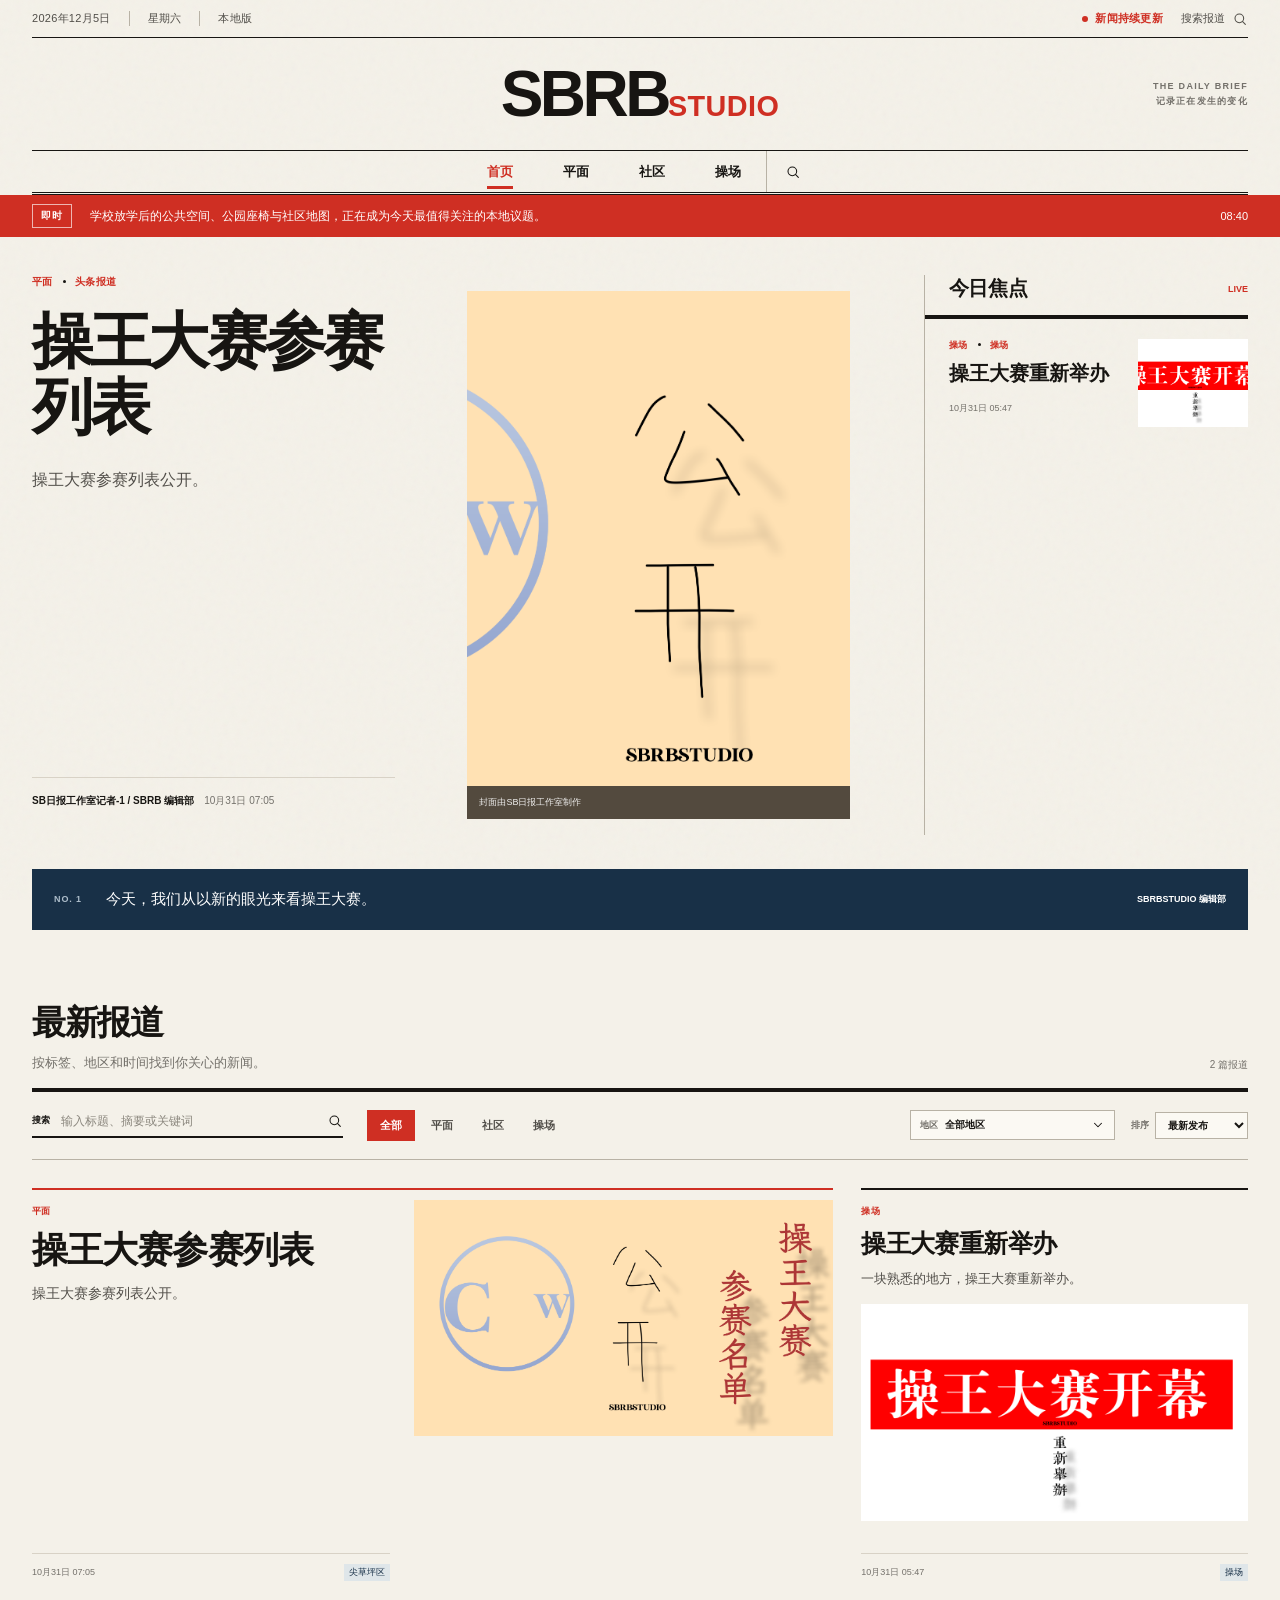
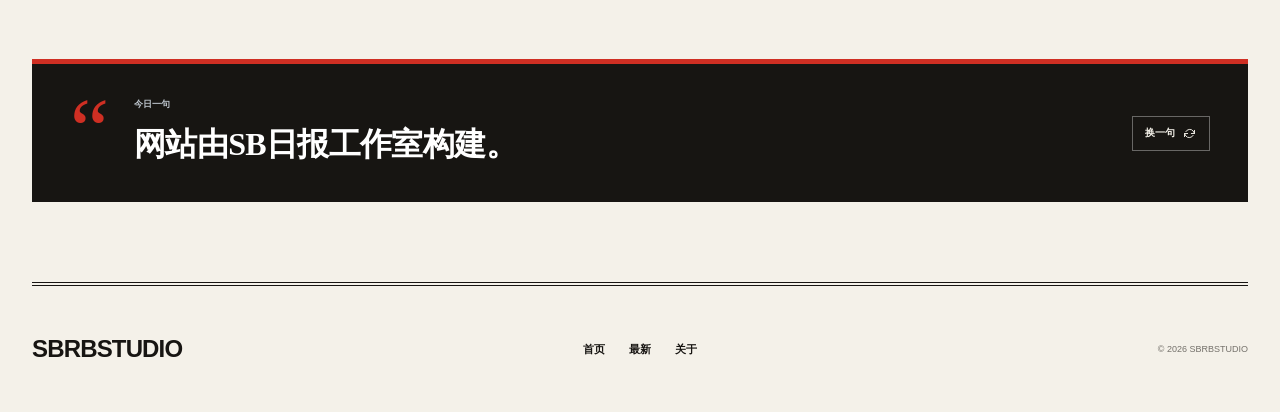
<file: index.html>
<!doctype html>
<html lang="zh-CN">
  <head>
    <meta charset="UTF-8" />
    <meta name="viewport" content="width=device-width, initial-scale=1.0" />
    <meta
      name="description"
      content="SBRBSTUDIO 新闻日报，关注世界、科技、商业、气候与文化。"
    />
    <meta name="theme-color" content="#f4f1e9" />
    <title>SBRBSTUDIO | 新闻日报</title>
    <link rel="stylesheet" href="./assets/styles.css?v=20261031-4" />
  </head>
  <body class="news-home">
    <a class="skip-link" href="#main-content">跳到主要内容</a>

    <header class="news-header">
      <div class="utility-bar">
        <div class="utility-edition">
          <span id="current-date">正在读取日期</span>
          <span id="current-weekday"></span>
          <span>本地版</span>
        </div>
        <div class="utility-actions">
          <span class="live-status"><i aria-hidden="true"></i>新闻持续更新</span>
          <button class="utility-link search-jump" type="button">
            搜索报道
            <svg viewBox="0 0 24 24" aria-hidden="true">
              <circle cx="11" cy="11" r="6.5"></circle>
              <path d="m16 16 4 4"></path>
            </svg>
          </button>
        </div>
      </div>

      <a class="masthead" href="./index.html" aria-label="SBRBSTUDIO 新闻首页">
        <span class="masthead-word">SBRB<strong>STUDIO</strong></span>
        <span class="masthead-tagline">THE DAILY BRIEF<br />记录正在发生的变化</span>
      </a>

      <nav class="category-nav" aria-label="新闻分类">
        <a class="nav-home is-active" href="#latest">首页</a>
        <div class="category-links" id="category-links"></div>
        <button class="nav-search" type="button" aria-label="打开搜索">
          <svg viewBox="0 0 24 24" aria-hidden="true">
            <circle cx="11" cy="11" r="6.5"></circle>
            <path d="m16 16 4 4"></path>
          </svg>
        </button>
      </nav>
    </header>

    <div class="breaking-bar">
      <div class="breaking-label">即时</div>
      <p id="breaking-copy">
        学校放学后的公共空间、公园座椅与社区地图，正在成为今天最值得关注的本地议题。
      </p>
      <time datetime="2026-10-31T08:40:00+08:00">08:40</time>
    </div>

    <main id="main-content">
      <section class="lead-zone" id="lead-zone" aria-label="今日头条">
        <div class="lead-skeleton">
          <div></div>
          <div></div>
        </div>
      </section>

      <section class="edition-note" aria-label="今日编辑提示">
        <span class="edition-number">NO. 1</span>
        <p>
          今天，我们从以新的眼光来看操王大赛。
        </p>
        <span class="edition-byline">SBRBSTUDIO 编辑部</span>
      </section>

      <section class="latest-section" id="latest">
        <div class="section-title-row">
          <div>
            <h2>最新报道</h2>
            <p>按标签、地区和时间找到你关心的新闻。</p>
          </div>
          <span class="story-count" id="story-count">正在载入</span>
        </div>

        <div class="news-toolbar" aria-label="筛选和排序新闻">
          <label class="search-field" for="news-search">
            <span>搜索</span>
            <input
              id="news-search"
              type="search"
              placeholder="输入标题、摘要或关键词"
              autocomplete="off"
            />
            <svg viewBox="0 0 24 24" aria-hidden="true">
              <circle cx="11" cy="11" r="6.5"></circle>
              <path d="m16 16 4 4"></path>
            </svg>
          </label>

          <div class="filter-chips" aria-label="按分类筛选">
            <button class="filter-chip is-active" type="button" data-filter="all">
              全部
            </button>
          </div>

          <div class="select-group">
            <div class="area-control">
              <button
                class="area-filter-toggle"
                id="area-filter-toggle"
                type="button"
                aria-expanded="false"
                aria-controls="area-dropdown"
              >
                <span>地区</span>
                <strong id="area-filter-value">全部地区</strong>
                <svg viewBox="0 0 20 20" aria-hidden="true">
                  <path d="m5 7.5 5 5 5-5"></path>
                </svg>
              </button>
              <div class="area-dropdown" id="area-dropdown" hidden>
                <button class="area-all-option" id="clear-area" type="button">
                  查看全部
                </button>
                <div class="area-tree" id="area-tree"></div>
              </div>
            </div>
            <label>
              排序
              <select id="sort-order">
                <option value="latest">最新发布</option>
                <option value="oldest">最早发布</option>
                <option value="title">标题排序</option>
              </select>
            </label>
          </div>
        </div>

        <div class="latest-grid" id="latest-grid" aria-live="polite">
          <div class="story-card-skeleton"></div>
          <div class="story-card-skeleton"></div>
          <div class="story-card-skeleton"></div>
        </div>

        <div class="empty-state" id="empty-state" hidden>
          <p>没有找到匹配的报道。</p>
          <button type="button" id="clear-filters">清除筛选条件</button>
        </div>
      </section>

      <section class="daily-saying" aria-labelledby="daily-saying-title">
        <span class="saying-mark" aria-hidden="true">“</span>
        <div class="saying-copy">
          <span class="saying-label" id="daily-saying-title">今日一句</span>
          <blockquote class="saying-quote" id="daily-saying" aria-live="polite">
            正在翻开一句旧话。
          </blockquote>
        </div>
        <button class="saying-next" id="next-saying" type="button">
          换一句
          <svg viewBox="0 0 24 24" aria-hidden="true">
            <path d="M20 7v5h-5M4 17v-5h5"></path>
            <path d="M6.1 9a7 7 0 0 1 11.7-1L20 12M4 12l2.2 4a7 7 0 0 0 11.7-1"></path>
          </svg>
        </button>
      </section>
    </main>

    <footer class="site-footer">
      <a class="footer-brand" href="./index.html">SBRBSTUDIO</a>
      <div class="footer-links">
        <a href="./index.html">首页</a>
        <a href="#latest">最新</a>
        <a href="./about.html">关于</a>
      </div>
      <p>© 2026 SBRBSTUDIO</p>
    </footer>

    <div class="toast" role="status" aria-live="polite"></div>
    <script type="module" src="./assets/app.js?v=20261031-6"></script>
  </body>
</html>
</file>
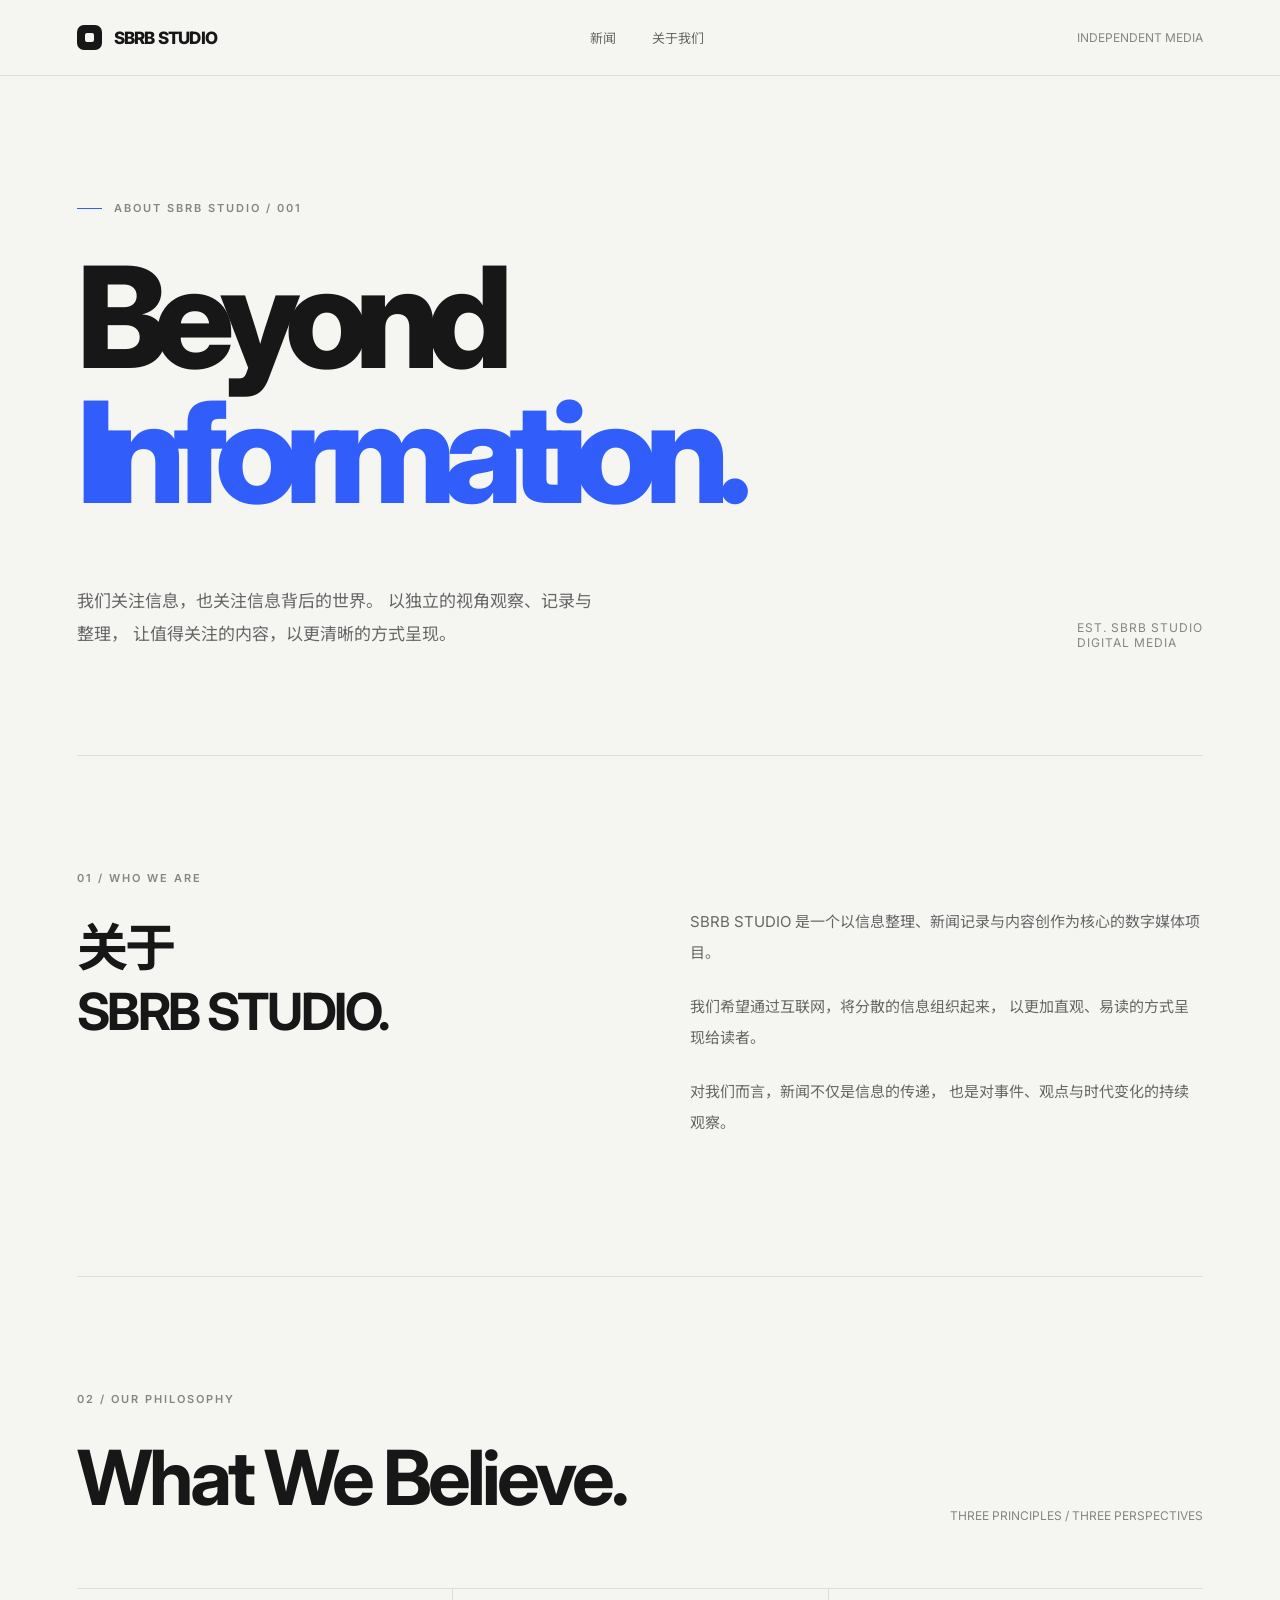
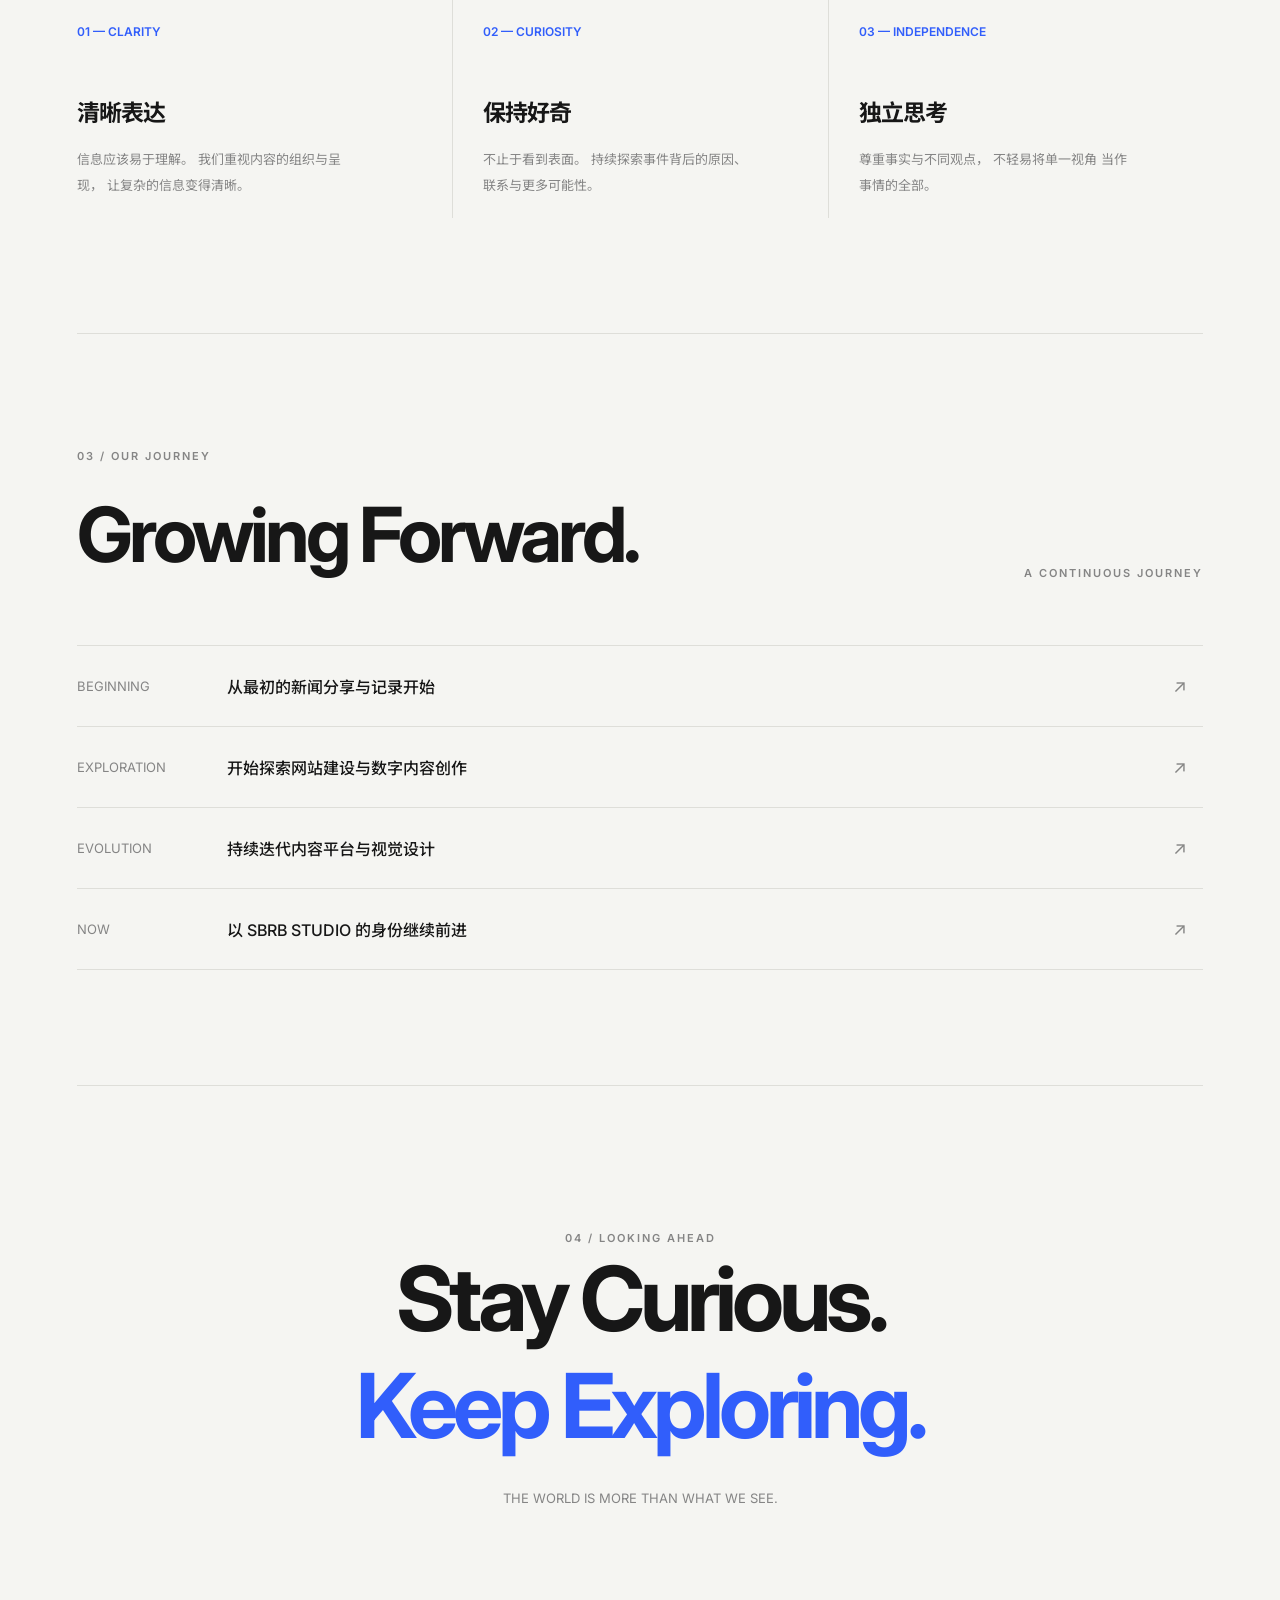
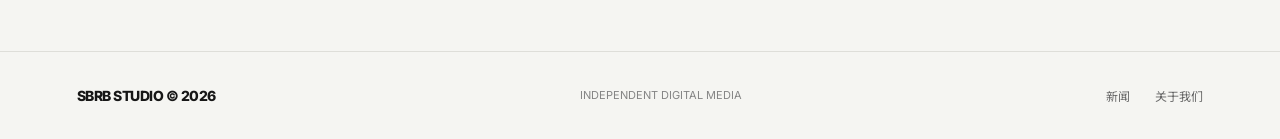
<file: about.html>
<!DOCTYPE html>
<html lang="zh-CN">
<head>
    <meta charset="UTF-8">
    <meta name="viewport" content="width=device-width, initial-scale=1.0">
    <meta name="theme-color" content="#f5f5f2">
    <title>关于我们 — SBRB STUDIO</title>

    <style>
        @import url('https://fonts.googleapis.com/css2?family=Inter:wght@400;500;600;700;800&family=Noto+Sans+SC:wght@400;500;600;700;900&display=swap');

        :root {
            --bg: #f5f5f2;
            --text: #171717;
            --muted: #858585;
            --line: #deded9;
            --accent: #315efb;
            --max-width: 1440px;
        }

        * {
            margin: 0;
            padding: 0;
            box-sizing: border-box;
        }

        html {
            scroll-behavior: smooth;
        }

        body {
            background: var(--bg);
            color: var(--text);
            font-family: Inter, "Noto Sans SC", sans-serif;
            -webkit-font-smoothing: antialiased;
        }

        a {
            color: inherit;
            text-decoration: none;
        }

        /* Navigation */

        .navbar {
            height: 76px;
            padding: 0 6%;
            display: flex;
            justify-content: space-between;
            align-items: center;
            border-bottom: 1px solid var(--line);
        }

        .brand {
            display: flex;
            align-items: center;
            gap: 12px;
            font-size: 17px;
            font-weight: 800;
            letter-spacing: -0.8px;
        }

        .brand-mark {
            width: 25px;
            height: 25px;
            background: var(--text);
            border-radius: 7px;
            position: relative;
        }

        .brand-mark::after {
            content: "";
            position: absolute;
            width: 9px;
            height: 9px;
            background: var(--bg);
            border-radius: 2px;
            top: 8px;
            left: 8px;
        }

        .nav-links {
            display: flex;
            gap: 36px;
            font-size: 13px;
            color: #666;
        }

        .nav-links a {
            transition: color .25s;
        }

        .nav-links a:hover,
        .nav-links .active {
            color: var(--text);
        }

        .nav-right {
            font-size: 12px;
            color: var(--muted);
        }

        /* Main */

        main {
            max-width: var(--max-width);
            margin: auto;
            padding: 0 6%;
        }

        .hero {
            padding: 125px 0 105px;
            border-bottom: 1px solid var(--line);
        }

        .eyebrow {
            display: flex;
            align-items: center;
            gap: 12px;
            font-size: 11px;
            font-weight: 600;
            letter-spacing: 2px;
            color: var(--muted);
            text-transform: uppercase;
        }

        .eyebrow::before {
            content: "";
            width: 25px;
            height: 1px;
            background: var(--accent);
        }

        .hero h1 {
            margin-top: 35px;
            font-size: clamp(64px, 11vw, 150px);
            line-height: .96;
            letter-spacing: -0.095em;
            font-weight: 800;
        }

        .hero h1 span {
            color: var(--accent);
        }

        .hero-bottom {
            display: flex;
            justify-content: space-between;
            align-items: flex-end;
            margin-top: 65px;
            gap: 30px;
        }

        .hero-description {
            max-width: 520px;
            font-size: 17px;
            line-height: 1.9;
            color: #666;
        }

        .hero-index {
            font-size: 12px;
            color: var(--muted);
            letter-spacing: 1px;
        }

        /* Introduction */

        .intro {
            display: grid;
            grid-template-columns: 1fr 1fr;
            gap: 100px;
            padding: 115px 0;
            border-bottom: 1px solid var(--line);
        }

        .section-label {
            font-size: 11px;
            color: var(--muted);
            letter-spacing: 2px;
            font-weight: 600;
        }

        .intro h2 {
            font-size: clamp(32px, 4vw, 54px);
            letter-spacing: -2.5px;
            line-height: 1.25;
            margin-top: 30px;
            font-weight: 700;
        }

        .intro-content {
            padding-top: 35px;
        }

        .intro-content p {
            font-size: 15px;
            line-height: 2.1;
            color: #666;
            margin-bottom: 22px;
        }

        /* Philosophy */

        .philosophy {
            padding: 115px 0;
            border-bottom: 1px solid var(--line);
        }

        .philosophy-title {
            display: flex;
            justify-content: space-between;
            align-items: flex-end;
            margin-bottom: 65px;
        }

        .philosophy-title h2 {
            font-size: clamp(38px, 6vw, 76px);
            letter-spacing: -4px;
            margin-top: 25px;
        }

        .philosophy-title p {
            color: var(--muted);
            font-size: 12px;
        }

        .principles {
            display: grid;
            grid-template-columns: repeat(3, 1fr);
            border-top: 1px solid var(--line);
        }

        .principle {
            padding: 35px 30px 20px 0;
        }

        .principle + .principle {
            padding-left: 30px;
            border-left: 1px solid var(--line);
        }

        .principle-number {
            font-size: 12px;
            color: var(--accent);
            font-weight: 600;
        }

        .principle h3 {
            margin-top: 55px;
            font-size: 23px;
            letter-spacing: -1px;
        }

        .principle p {
            margin-top: 18px;
            font-size: 13px;
            line-height: 2;
            color: var(--muted);
            max-width: 280px;
        }

        /* Timeline */

        .history {
            padding: 115px 0;
            border-bottom: 1px solid var(--line);
        }

        .history-header {
            display: flex;
            justify-content: space-between;
            align-items: flex-end;
            margin-bottom: 65px;
        }

        .history-header h2 {
            font-size: clamp(40px, 6vw, 76px);
            letter-spacing: -4px;
            margin-top: 25px;
        }

        .history-list {
            border-top: 1px solid var(--line);
        }

        .history-item {
            display: grid;
            grid-template-columns: 150px 1fr 30px;
            align-items: center;
            padding: 28px 0;
            border-bottom: 1px solid var(--line);
            transition: padding .3s;
        }

        .history-item:hover {
            padding-left: 12px;
            padding-right: 12px;
        }

        .history-year {
            font-size: 13px;
            color: var(--muted);
        }

        .history-description {
            font-size: 16px;
            font-weight: 500;
        }

        .history-arrow {
            color: var(--muted);
            font-size: 18px;
        }

        /* Statement */

        .statement {
            padding: 145px 0;
            text-align: center;
        }

        .statement h2 {
            font-size: clamp(40px, 7vw, 90px);
            line-height: 1.2;
            letter-spacing: -5px;
            font-weight: 700;
        }

        .statement h2 span {
            color: var(--accent);
        }

        .statement p {
            margin-top: 30px;
            font-size: 13px;
            color: var(--muted);
        }

        /* Footer */

        footer {
            border-top: 1px solid var(--line);
            padding: 35px 6%;
        }

        .footer-inner {
            max-width: var(--max-width);
            margin: auto;
            display: flex;
            justify-content: space-between;
            align-items: center;
        }

        .footer-brand {
            font-size: 14px;
            font-weight: 800;
            letter-spacing: -0.5px;
        }

        .footer-info {
            font-size: 11px;
            color: var(--muted);
        }

        .footer-links {
            display: flex;
            gap: 25px;
            font-size: 12px;
            color: #666;
        }

        /* Animation */

        .reveal {
            opacity: 0;
            transform: translateY(25px);
            filter: blur(8px);
            transition:
                opacity .8s ease,
                transform .8s cubic-bezier(.2,.7,.2,1),
                filter .8s ease;
        }

        .reveal.visible {
            opacity: 1;
            transform: translateY(0);
            filter: blur(0);
        }

        /* Responsive */

        @media (max-width: 768px) {
            .navbar {
                height: 65px;
            }

            .nav-links {
                display: none;
            }

            .nav-right {
                display: none;
            }

            .hero {
                padding: 100px 0 75px;
            }

            .hero-bottom {
                flex-direction: column;
                align-items: flex-start;
            }

            .intro {
                grid-template-columns: 1fr;
                gap: 10px;
                padding: 80px 0;
            }

            .intro-content {
                padding-top: 15px;
            }

            .principles {
                grid-template-columns: 1fr;
            }

            .principle,
            .principle + .principle {
                padding: 30px 0;
                border-left: none;
                border-bottom: 1px solid var(--line);
            }

            .principle h3 {
                margin-top: 25px;
            }

            .history-item {
                grid-template-columns: 85px 1fr 20px;
                gap: 10px;
            }

            .history-description {
                font-size: 13px;
                line-height: 1.8;
            }

            .philosophy-title,
            .history-header {
                align-items: flex-start;
                flex-direction: column;
                gap: 20px;
            }

            .statement h2 {
                letter-spacing: -2px;
            }

            .footer-inner {
                flex-wrap: wrap;
                gap: 20px;
            }

            .footer-links {
                width: 100%;
            }
        }

        @media (prefers-reduced-motion: reduce) {
            *, *::before, *::after {
                scroll-behavior: auto !important;
                transition-duration: .01ms !important;
                animation-duration: .01ms !important;
            }
        }
    </style>
</head>

<body>

    <!-- Navigation -->
    <nav class="navbar">
        <a href="/" class="brand">
            <div class="brand-mark"></div>
            SBRB STUDIO
        </a>

        <div class="nav-links">
            <a href="./index.html">新闻</a>
            <a href="./about.html">关于我们</a>
        </div>

        <div class="nav-right">INDEPENDENT MEDIA</div>
    </nav>

    <main>

        <!-- Hero -->
        <section class="hero">
            <div class="eyebrow reveal">ABOUT SBRB STUDIO / 001</div>

            <h1 class="reveal">
                Beyond<br>
                <span>Information.</span>
            </h1>

            <div class="hero-bottom reveal">
                <p class="hero-description">
                    我们关注信息，也关注信息背后的世界。
                    以独立的视角观察、记录与整理，
                    让值得关注的内容，以更清晰的方式呈现。
                </p>

                <div class="hero-index">
                    EST. SBRB STUDIO<br>
                    DIGITAL MEDIA
                </div>
            </div>
        </section>

        <!-- Introduction -->
        <section class="intro">
            <div class="reveal">
                <div class="section-label">01 / WHO WE ARE</div>
                <h2>
                    关于<br>
                    SBRB STUDIO.
                </h2>
            </div>

            <div class="intro-content reveal">
                <p>
                    SBRB STUDIO 是一个以信息整理、新闻记录与内容创作为核心的数字媒体项目。
                </p>

                <p>
                    我们希望通过互联网，将分散的信息组织起来，
                    以更加直观、易读的方式呈现给读者。
                </p>

                <p>
                    对我们而言，新闻不仅是信息的传递，
                    也是对事件、观点与时代变化的持续观察。
                </p>
            </div>
        </section>

        <!-- Philosophy -->
        <section class="philosophy">
            <div class="philosophy-title reveal">
                <div>
                    <div class="section-label">02 / OUR PHILOSOPHY</div>
                    <h2>What We Believe.</h2>
                </div>

                <p>THREE PRINCIPLES / THREE PERSPECTIVES</p>
            </div>

            <div class="principles">
                <div class="principle reveal">
                    <div class="principle-number">01 — CLARITY</div>
                    <h3>清晰表达</h3>
                    <p>
                        信息应该易于理解。
                        我们重视内容的组织与呈现，
                        让复杂的信息变得清晰。
                    </p>
                </div>

                <div class="principle reveal">
                    <div class="principle-number">02 — CURIOSITY</div>
                    <h3>保持好奇</h3>
                    <p>
                        不止于看到表面。
                        持续探索事件背后的原因、
                        联系与更多可能性。
                    </p>
                </div>

                <div class="principle reveal">
                    <div class="principle-number">03 — INDEPENDENCE</div>
                    <h3>独立思考</h3>
                    <p>
                        尊重事实与不同观点，
                        不轻易将单一视角
                        当作事情的全部。
                    </p>
                </div>
            </div>
        </section>

        <!-- History -->
        <section class="history">
            <div class="history-header reveal">
                <div>
                    <div class="section-label">03 / OUR JOURNEY</div>
                    <h2>Growing Forward.</h2>
                </div>

                <p class="section-label">A CONTINUOUS JOURNEY</p>
            </div>

            <div class="history-list">
                <div class="history-item reveal">
                    <div class="history-year">BEGINNING</div>
                    <div class="history-description">从最初的新闻分享与记录开始</div>
                    <div class="history-arrow">↗</div>
                </div>

                <div class="history-item reveal">
                    <div class="history-year">EXPLORATION</div>
                    <div class="history-description">开始探索网站建设与数字内容创作</div>
                    <div class="history-arrow">↗</div>
                </div>

                <div class="history-item reveal">
                    <div class="history-year">EVOLUTION</div>
                    <div class="history-description">持续迭代内容平台与视觉设计</div>
                    <div class="history-arrow">↗</div>
                </div>

                <div class="history-item reveal">
                    <div class="history-year">NOW</div>
                    <div class="history-description">以 SBRB STUDIO 的身份继续前进</div>
                    <div class="history-arrow">↗</div>
                </div>
            </div>
        </section>

        <!-- Statement -->
        <section class="statement reveal">
            <div class="section-label">04 / LOOKING AHEAD</div>

            <h2>
                Stay Curious.<br>
                <span>Keep Exploring.</span>
            </h2>

            <p>
                THE WORLD IS MORE THAN WHAT WE SEE.
            </p>
        </section>

    </main>

    <!-- Footer -->
    <footer>
        <div class="footer-inner">
            <div class="footer-brand">SBRB STUDIO © 2026</div>

            <div class="footer-info">
                INDEPENDENT DIGITAL MEDIA
            </div>

            <div class="footer-links">
                <a href="./index.html">新闻</a>
                <a href="./about.html">关于我们</a>
            </div>
        </div>
    </footer>

    <script>
        // Scroll reveal animation
        const observer = new IntersectionObserver((entries) => {
            entries.forEach(entry => {
                if (entry.isIntersecting) {
                    entry.target.classList.add("visible");
                    observer.unobserve(entry.target);
                }
            });
        }, {
            threshold: 0.12
        });

        document.querySelectorAll(".reveal").forEach(element => {
            observer.observe(element);
        });
    </script>

</body>
</html>
</file>
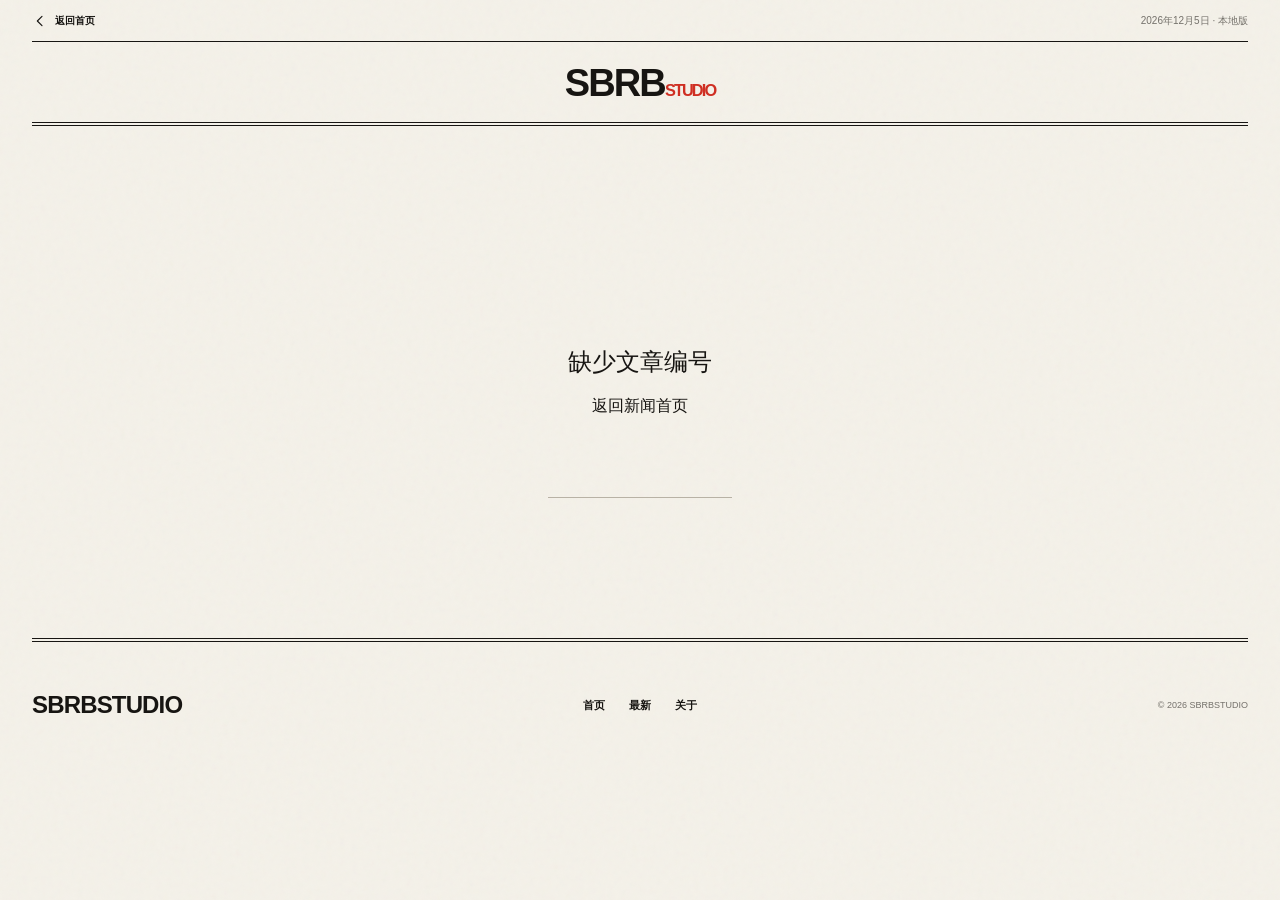
<file: article.html>
<!doctype html>
<html lang="zh-CN">
  <head>
    <meta charset="UTF-8" />
    <meta name="viewport" content="width=device-width, initial-scale=1.0" />
    <meta name="theme-color" content="#f4f1e9" />
    <title>报道 | SBRBSTUDIO</title>
    <link rel="stylesheet" href="./assets/styles.css?v=20261031-4" />
  </head>
  <body class="article-page">
    <a class="skip-link" href="#article-content">跳到正文</a>

    <header class="article-header">
      <div class="article-utility">
        <a href="./index.html" aria-label="返回 SBRBSTUDIO 首页">
          <svg viewBox="0 0 24 24" aria-hidden="true">
            <path d="m15 5-7 7 7 7"></path>
          </svg>
          返回首页
        </a>
        <span><time id="article-today">正在读取日期</time> · 本地版</span>
      </div>
      <a class="article-masthead" href="./index.html">
        SBRB<strong>STUDIO</strong>
      </a>
    </header>

    <main class="article-main" id="article-content">
      <div class="article-loading" id="article-loading">
        <span></span><span></span><span></span>
      </div>

      <div id="article-view" hidden>
        <div class="article-intro">
          <nav class="article-breadcrumb" aria-label="面包屑">
            <a href="./index.html">首页</a>
            <span>/</span>
            <a id="article-category-link" href="./index.html"></a>
          </nav>

          <div class="article-kicker">
            <span id="article-category"></span>
            <span id="article-region"></span>
          </div>

          <h1 id="article-title"></h1>
          <p class="article-standfirst" id="article-summary"></p>

          <div class="article-byline">
            <div>
              <span class="byline-label">报道</span>
              <strong id="article-author"></strong>
            </div>
            <div>
              <span class="byline-label">发布</span>
              <time id="article-date"></time>
            </div>
            <div>
              <span class="byline-label">阅读时间</span>
              <span id="article-reading-time"></span>
            </div>
            <button class="share-button" type="button" id="share-button">
              <svg viewBox="0 0 24 24" aria-hidden="true">
                <circle cx="18" cy="5" r="2.5"></circle>
                <circle cx="6" cy="12" r="2.5"></circle>
                <circle cx="18" cy="19" r="2.5"></circle>
                <path d="m8.2 10.8 7.6-4.5M8.2 13.2l7.6 4.5"></path>
              </svg>
              分享
            </button>
          </div>
        </div>

        <figure class="article-cover">
          <img id="article-cover" alt="" />
          <figcaption>
            <span id="article-caption"></span>
            <span class="caption-credit">插图：SBRBSTUDIO</span>
          </figcaption>
        </figure>

        <div class="article-layout">
          <article class="article-body" id="article-body"></article>

          <aside class="article-aside">
            <section class="brief-box">
              <h2>这篇报道包括</h2>
              <ol id="article-highlights"></ol>
            </section>

            <section class="related-box">
              <h2>继续阅读</h2>
              <div id="related-stories"></div>
            </section>
          </aside>
        </div>

        <section class="article-tags-row" aria-label="文章标签">
          <span>标签</span>
          <div class="article-tags" id="article-tags"></div>
        </section>

        <section class="article-end">
          <span>END</span>
          <p>SB日报工作室构建</p>
          <a href="./index.html">返回今日首页</a>
        </section>

        <section class="more-stories" aria-labelledby="more-stories-title">
          <div class="section-title-row">
            <div>
              <h2 id="more-stories-title">更多报道</h2>
              <p>继续观察正在发生的变化。</p>
            </div>
          </div>
          <div class="more-grid" id="more-grid"></div>
        </section>
      </div>
    </main>

    <footer class="site-footer">
      <a class="footer-brand" href="./index.html">SBRBSTUDIO</a>
      <div class="footer-links">
        <a href="./index.html">首页</a>
        <a href="./index.html#latest">最新</a>
        <a href="./about.html">关于</a>
      </div>
      <p>© 2026 SBRBSTUDIO</p>
    </footer>

    <div class="toast" role="status" aria-live="polite"></div>
    <script type="module" src="./assets/article.js?v=20261031-6"></script>
  </body>
</html>
</file>
<file: assets/styles.css>
:root {
  --paper: #f4f1e9;
  --paper-light: #fbf9f3;
  --ink: #171512;
  --ink-soft: #514e49;
  --muted: #74716b;
  --rule: #b8b2a5;
  --rule-light: #d8d2c6;
  --signal: #cf2f23;
  --signal-dark: #a61f18;
  --navy: #183047;
  --blue-gray: #dfe6e9;
  --serif: "Songti SC", "STSong", "Source Han Serif SC", "Noto Serif SC",
    SimSun, Georgia, serif;
  --sans: "Arial Narrow", "Bahnschrift SemiCondensed", "Aptos",
    "HarmonyOS Sans SC", "Microsoft YaHei", sans-serif;
  --sans-wide: "Aptos", "HarmonyOS Sans SC", "Microsoft YaHei", sans-serif;
  --max-width: 1440px;
}

* {
  box-sizing: border-box;
}

[hidden] {
  display: none !important;
}

html {
  scroll-behavior: smooth;
}

body {
  margin: 0;
  color: var(--ink);
  background: var(--paper);
  font-family: var(--sans-wide);
  -webkit-font-smoothing: antialiased;
}

body::before {
  position: fixed;
  z-index: -1;
  inset: 0;
  opacity: 0.26;
  background-image: url("data:image/svg+xml,%3Csvg viewBox='0 0 160 160' xmlns='http://www.w3.org/2000/svg'%3E%3Cfilter id='n'%3E%3CfeTurbulence type='fractalNoise' baseFrequency='.92' numOctaves='3' stitchTiles='stitch'/%3E%3C/filter%3E%3Crect width='100%25' height='100%25' filter='url(%23n)' opacity='.12'/%3E%3C/svg%3E");
  content: "";
  pointer-events: none;
}

button,
input,
select {
  font: inherit;
}

button {
  color: inherit;
}

a {
  color: inherit;
  text-decoration: none;
}

img {
  display: block;
  max-width: 100%;
}

svg {
  display: block;
}

.sr-only {
  position: absolute;
  width: 1px;
  height: 1px;
  overflow: hidden;
  padding: 0;
  margin: -1px;
  clip: rect(0, 0, 0, 0);
  white-space: nowrap;
  border: 0;
}

.skip-link {
  position: fixed;
  z-index: 100;
  top: 12px;
  left: 12px;
  width: 1px;
  height: 1px;
  overflow: hidden;
  padding: 10px 15px;
  margin: -1px;
  color: #fff;
  background: var(--ink);
  clip-path: inset(50%);
  white-space: nowrap;
  transform: translateY(-160%);
}

.skip-link:focus-visible {
  width: auto;
  height: auto;
  margin: 0;
  clip-path: none;
  transform: translateY(0);
}

.news-header {
  width: min(var(--max-width), calc(100% - 64px));
  margin: 0 auto;
}

.utility-bar {
  display: flex;
  align-items: center;
  justify-content: space-between;
  min-height: 38px;
  color: var(--ink-soft);
  border-bottom: 1px solid var(--ink);
  font-family: var(--sans);
  font-size: 11px;
  letter-spacing: 0.025em;
}

.utility-edition,
.utility-actions {
  display: flex;
  align-items: center;
  gap: 18px;
}

.utility-edition span + span {
  padding-left: 18px;
  border-left: 1px solid var(--rule);
}

.live-status {
  display: inline-flex;
  align-items: center;
  gap: 7px;
  color: var(--signal);
  font-weight: 700;
}

.live-status i {
  width: 6px;
  height: 6px;
  border-radius: 50%;
  background: currentColor;
  animation: live-pulse 2s ease-in-out infinite;
}

@keyframes live-pulse {
  50% {
    opacity: 0.3;
  }
}

.utility-link {
  display: inline-flex;
  align-items: center;
  gap: 7px;
  padding: 0;
  cursor: pointer;
  border: 0;
  background: transparent;
  font-size: 11px;
}

.utility-link svg,
.nav-search svg,
.search-field svg {
  width: 16px;
  fill: none;
  stroke: currentColor;
  stroke-linecap: round;
  stroke-width: 1.6;
}

.masthead {
  display: grid;
  grid-template-columns: 1fr auto 1fr;
  align-items: center;
  min-height: 112px;
}

.masthead-word {
  grid-column: 2;
  color: var(--ink);
  font-family: var(--sans);
  font-size: clamp(47px, 5vw, 68px);
  font-stretch: condensed;
  font-weight: 900;
  letter-spacing: -0.055em;
  line-height: 1;
}

.masthead-word strong {
  color: var(--signal);
  font-size: 0.45em;
  font-weight: 850;
  letter-spacing: 0.015em;
}

.masthead-tagline {
  grid-column: 3;
  justify-self: end;
  color: var(--muted);
  font-family: var(--sans);
  font-size: 9px;
  font-weight: 700;
  letter-spacing: 0.14em;
  line-height: 1.7;
  text-align: right;
}

.category-nav {
  display: flex;
  align-items: stretch;
  justify-content: center;
  height: 45px;
  border-top: 1px solid var(--ink);
  border-bottom: 3px double var(--ink);
}

.category-nav > a,
.category-links > a {
  position: relative;
  display: grid;
  place-items: center;
  padding: 0 25px;
  font-family: var(--sans);
  font-size: 13px;
  font-weight: 700;
}

.category-links {
  display: flex;
}

.category-nav > a::after,
.category-links > a::after {
  position: absolute;
  right: 25px;
  bottom: 3px;
  left: 25px;
  height: 3px;
  background: var(--signal);
  content: "";
  transform: scaleX(0);
  transform-origin: left;
  transition: transform 160ms ease;
}

.category-nav > a:hover::after,
.category-nav > a.is-active::after,
.category-links > a:hover::after,
.category-links > a.is-active::after {
  transform: scaleX(1);
}

.nav-home {
  color: var(--signal);
}

.nav-search {
  display: grid;
  place-items: center;
  width: 52px;
  padding: 0;
  cursor: pointer;
  border: 0;
  border-left: 1px solid var(--rule);
  background: transparent;
}

.breaking-bar {
  display: grid;
  grid-template-columns: auto minmax(0, 1fr) auto;
  align-items: center;
  gap: 18px;
  min-height: 42px;
  padding: 0 max(32px, calc((100vw - var(--max-width)) / 2));
  color: #fff;
  background: var(--signal);
}

.breaking-label {
  padding: 4px 8px;
  border: 1px solid rgba(255, 255, 255, 0.65);
  font-family: var(--sans);
  font-size: 10px;
  font-weight: 800;
  letter-spacing: 0.08em;
}

.breaking-bar p {
  overflow: hidden;
  margin: 0;
  font-size: 12px;
  font-weight: 550;
  text-overflow: ellipsis;
  white-space: nowrap;
}

.breaking-bar time {
  font-family: var(--sans);
  font-size: 11px;
}

main {
  width: min(var(--max-width), calc(100% - 64px));
  margin: 0 auto;
}

.lead-zone {
  padding: 38px 0 0;
}

.lead-grid {
  display: grid;
  grid-template-columns: minmax(0, 2.25fr) minmax(300px, 0.85fr);
  gap: 34px;
  min-height: 560px;
}

.lead-skeleton {
  display: grid;
  grid-column: 1 / -1;
  grid-template-columns: 1.1fr 0.9fr;
  gap: 44px;
  min-height: 520px;
}

.lead-skeleton div,
.story-card-skeleton {
  overflow: hidden;
  background:
    linear-gradient(
      100deg,
      rgba(255, 255, 255, 0) 20%,
      rgba(255, 255, 255, 0.48) 45%,
      rgba(255, 255, 255, 0) 70%
    ),
    #e6e1d7;
  background-size: 240% 100%;
  animation: skeleton 1.3s linear infinite;
}

@keyframes skeleton {
  to {
    background-position: -140% 0;
  }
}

.lead-story {
  display: grid;
  grid-template-columns: minmax(0, 0.88fr) minmax(0, 1.12fr);
  gap: 32px;
  min-width: 0;
}

.lead-story-copy {
  display: flex;
  flex-direction: column;
  min-width: 0;
  padding-bottom: 27px;
}

.story-kicker {
  display: flex;
  align-items: center;
  gap: 10px;
  margin-bottom: 19px;
  color: var(--signal);
  font-family: var(--sans);
  font-size: 10px;
  font-weight: 800;
  letter-spacing: 0.04em;
}

.story-kicker span + span::before {
  display: inline-block;
  width: 3px;
  height: 3px;
  margin: 0 9px 2px 0;
  border-radius: 50%;
  background: var(--ink);
  content: "";
}

.lead-story h1 {
  margin: 0;
  font-family: var(--serif);
  font-size: clamp(48px, 4.8vw, 76px);
  font-weight: 700;
  letter-spacing: -0.045em;
  line-height: 1.08;
}

.lead-story h1 a:hover {
  color: var(--signal-dark);
}

.lead-summary {
  max-width: 560px;
  margin: 25px 0 26px;
  color: var(--ink-soft);
  font-family: var(--serif);
  font-size: 16px;
  line-height: 1.75;
}

.story-byline {
  display: flex;
  align-items: center;
  gap: 10px;
  margin-top: auto;
  padding-top: 16px;
  color: var(--muted);
  border-top: 1px solid var(--rule-light);
  font-family: var(--sans);
  font-size: 10px;
}

.story-byline strong {
  color: var(--ink);
  font-weight: 700;
}

.lead-image {
  position: relative;
  min-width: 0;
  overflow: hidden;
}

.lead-image img {
  width: 100%;
  height: 100%;
  min-height: 420px;
  object-fit: cover;
}

.lead-image figcaption {
  position: absolute;
  right: 0;
  bottom: 0;
  left: 0;
  padding: 10px 12px;
  color: rgba(255, 255, 255, 0.9);
  background: rgba(17, 17, 17, 0.72);
  font-family: var(--sans);
  font-size: 9px;
  line-height: 1.5;
}

.lead-secondary {
  display: flex;
  flex-direction: column;
  min-width: 0;
  border-left: 1px solid var(--rule);
}

.secondary-heading {
  display: flex;
  align-items: center;
  justify-content: space-between;
  padding: 0 0 13px 24px;
  border-bottom: 4px solid var(--ink);
  font-family: var(--sans);
}

.secondary-heading h2 {
  margin: 0;
  font-size: 20px;
  letter-spacing: -0.02em;
}

.secondary-heading span {
  color: var(--signal);
  font-size: 9px;
  font-weight: 800;
}

.secondary-story {
  display: grid;
  grid-template-columns: minmax(0, 1fr) 110px;
  gap: 13px;
  padding: 20px 0 20px 24px;
  border-bottom: 1px solid var(--rule);
}

.secondary-story:last-child {
  border-bottom: 0;
}

.secondary-story-copy {
  min-width: 0;
}

.secondary-story .story-kicker {
  margin-bottom: 8px;
  font-size: 9px;
}

.secondary-story h3 {
  margin: 0;
  font-family: var(--serif);
  font-size: 20px;
  line-height: 1.38;
}

.secondary-story h3 a:hover {
  color: var(--signal-dark);
}

.secondary-story time {
  display: block;
  margin-top: 14px;
  color: var(--muted);
  font-family: var(--sans);
  font-size: 9px;
}

.secondary-story img {
  width: 110px;
  height: 88px;
  object-fit: cover;
}

.edition-note {
  display: grid;
  grid-template-columns: auto minmax(0, 1fr) auto;
  align-items: center;
  gap: 24px;
  margin: 34px 0 0;
  padding: 18px 22px;
  color: #fff;
  background: var(--navy);
}

.edition-number {
  color: #aebecb;
  font-family: var(--sans);
  font-size: 9px;
  font-weight: 800;
  letter-spacing: 0.1em;
}

.edition-note p {
  max-width: 800px;
  margin: 0;
  font-family: var(--serif);
  font-size: 15px;
  line-height: 1.65;
}

.edition-byline {
  font-family: var(--sans);
  font-size: 9px;
  font-weight: 700;
  white-space: nowrap;
}

.latest-section {
  padding: 70px 0 78px;
}

.section-title-row {
  display: flex;
  align-items: flex-end;
  justify-content: space-between;
  gap: 24px;
  padding-bottom: 16px;
  border-bottom: 4px solid var(--ink);
}

.section-title-row h2 {
  margin: 0;
  font-family: var(--sans);
  font-size: 34px;
  font-weight: 850;
  letter-spacing: -0.04em;
}

.section-title-row p {
  margin: 8px 0 0;
  color: var(--muted);
  font-family: var(--serif);
  font-size: 13px;
}

.story-count {
  color: var(--muted);
  font-family: var(--sans);
  font-size: 10px;
}

.news-toolbar {
  display: grid;
  grid-template-columns: minmax(220px, 1.2fr) minmax(440px, 2fr) auto;
  gap: 24px;
  align-items: center;
  padding: 18px 0;
  border-bottom: 1px solid var(--rule);
}

.search-field {
  display: grid;
  grid-template-columns: auto 1fr auto;
  align-items: center;
  gap: 11px;
  padding-bottom: 7px;
  border-bottom: 2px solid var(--ink);
}

.search-field > span {
  font-family: var(--sans);
  font-size: 9px;
  font-weight: 800;
}

.search-field input {
  min-width: 0;
  padding: 0;
  color: var(--ink);
  border: 0;
  outline: 0;
  background: transparent;
  font-size: 12px;
}

.search-field input::placeholder {
  color: #8b877e;
}

.filter-chips {
  display: flex;
  align-items: center;
  gap: 3px;
}

.filter-chip {
  padding: 7px 12px;
  cursor: pointer;
  color: var(--ink-soft);
  border: 1px solid transparent;
  background: transparent;
  font-family: var(--sans);
  font-size: 11px;
  font-weight: 700;
}

.filter-chip:hover {
  border-color: var(--rule);
}

.filter-chip.is-active {
  color: #fff;
  background: var(--signal);
}

.select-group {
  display: flex;
  align-items: center;
  gap: 16px;
}

.area-control {
  position: relative;
}

.area-filter-toggle {
  display: grid;
  grid-template-columns: auto minmax(90px, 1fr) auto;
  align-items: center;
  gap: 7px;
  min-width: 205px;
  padding: 7px 9px;
  cursor: pointer;
  color: var(--ink);
  border: 1px solid var(--rule);
  border-radius: 0;
  background: var(--paper-light);
  text-align: left;
}

.area-filter-toggle > span {
  color: var(--muted);
  font-family: var(--sans);
  font-size: 9px;
  font-weight: 700;
}

.area-filter-toggle > strong {
  overflow: hidden;
  font-family: var(--sans);
  font-size: 10px;
  font-weight: 750;
  text-overflow: ellipsis;
  white-space: nowrap;
}

.area-filter-toggle svg {
  width: 14px;
  fill: none;
  stroke: currentColor;
  stroke-linecap: round;
  stroke-linejoin: round;
  stroke-width: 1.5;
  transition: transform 150ms ease;
}

.area-filter-toggle[aria-expanded="true"] svg {
  transform: rotate(180deg);
}

.area-dropdown {
  position: absolute;
  z-index: 25;
  top: calc(100% + 8px);
  left: 0;
  width: min(360px, calc(100vw - 32px));
  max-height: min(520px, 70vh);
  overflow: auto;
  padding: 8px;
  border: 1px solid var(--ink);
  background: var(--paper-light);
  box-shadow: 8px 9px 0 rgba(23, 21, 18, 0.13);
}

.area-all-option {
  width: 100%;
  padding: 11px 12px;
  color: var(--ink);
  cursor: pointer;
  border: 0;
  background: transparent;
  font-family: var(--sans-wide);
  font-size: 11px;
  font-weight: 750;
  text-align: left;
}

.area-all-option:hover,
.area-all-option:focus-visible {
  color: #fff;
  background: var(--signal);
}

#area-tree {
  padding-top: 5px;
  margin-top: 4px;
  border-top: 1px solid var(--rule-light);
}

.area-dropdown-heading {
  display: flex;
  align-items: center;
  justify-content: space-between;
  padding: 1px 2px 10px;
  margin-bottom: 5px;
  border-bottom: 1px solid var(--rule);
  font-family: var(--sans);
  font-size: 9px;
}

.area-dropdown-heading > span {
  color: var(--muted);
  font-weight: 700;
}

.area-dropdown-heading button {
  padding: 0;
  color: var(--signal);
  cursor: pointer;
  border: 0;
  background: transparent;
  font-size: 9px;
  font-weight: 800;
}

.area-row {
  display: flex;
  align-items: center;
  min-height: 34px;
  padding-left: calc(var(--depth) * 18px);
}

.area-expand,
.area-expand-spacer {
  display: grid;
  flex: 0 0 26px;
  place-items: center;
  width: 26px;
  height: 30px;
}

.area-expand {
  padding: 0;
  cursor: pointer;
  border: 0;
  background: transparent;
}

.area-expand svg {
  width: 12px;
  fill: none;
  stroke: var(--ink-soft);
  stroke-linecap: round;
  stroke-linejoin: round;
  stroke-width: 1.6;
  transition: transform 150ms ease;
}

.area-expand.is-expanded svg {
  transform: rotate(90deg);
}

.area-select {
  display: flex;
  flex: 1;
  align-items: center;
  justify-content: space-between;
  min-width: 0;
  padding: 6px 8px;
  cursor: pointer;
  border: 0;
  background: transparent;
  font-family: var(--sans-wide);
  font-size: 11px;
  text-align: left;
}

.area-select:hover {
  background: var(--blue-gray);
}

.area-select small {
  display: grid;
  flex-shrink: 0;
  place-items: center;
  min-width: 20px;
  height: 18px;
  color: var(--muted);
  border: 1px solid var(--rule-light);
  font-family: var(--sans);
  font-size: 8px;
}

.area-node.is-active > .area-row .area-select {
  color: #fff;
  background: var(--signal);
}

.area-node.is-active > .area-row .area-select small {
  color: #fff;
  border-color: rgba(255, 255, 255, 0.45);
}

.select-group label {
  display: flex;
  align-items: center;
  gap: 6px;
  color: var(--muted);
  font-family: var(--sans);
  font-size: 9px;
  font-weight: 700;
}

.select-group select {
  padding: 6px 23px 6px 8px;
  color: var(--ink);
  cursor: pointer;
  border: 1px solid var(--rule);
  border-radius: 0;
  outline: none;
  background: var(--paper-light);
  font-size: 10px;
}

.latest-grid {
  display: grid;
  grid-template-columns: repeat(3, minmax(0, 1fr));
  gap: 36px 28px;
  padding-top: 28px;
}

.story-card {
  display: flex;
  flex-direction: column;
  min-width: 0;
  padding-top: 10px;
  border-top: 2px solid var(--ink);
}

.story-card:first-child {
  grid-column: span 2;
  display: grid;
  grid-template-columns: minmax(0, 0.92fr) minmax(0, 1.08fr);
  gap: 24px;
  border-top-color: var(--signal);
}

.story-card:first-child .card-image {
  grid-column: 2;
  grid-row: 1 / span 2;
  margin: 0;
}

.story-card:first-child .card-copy {
  grid-column: 1;
  grid-row: 1;
}

.story-card:first-child .card-foot {
  grid-column: 1;
  align-self: end;
}

.card-image {
  position: relative;
  overflow: hidden;
  aspect-ratio: 16 / 9;
  margin: 14px 0 15px;
  background: var(--blue-gray);
}

.card-image img {
  width: 100%;
  height: 100%;
  object-fit: cover;
  transition: transform 350ms ease;
}

.story-card:hover .card-image img {
  transform: scale(1.018);
}

.card-category {
  color: var(--signal);
  font-family: var(--sans);
  font-size: 9px;
  font-weight: 800;
  letter-spacing: 0.04em;
}

.story-card h3 {
  margin: 9px 0 8px;
  font-family: var(--serif);
  font-size: 25px;
  letter-spacing: -0.025em;
  line-height: 1.32;
}

.story-card h3 a:hover {
  color: var(--signal-dark);
}

.story-card p {
  margin: 0;
  color: var(--ink-soft);
  font-family: var(--serif);
  font-size: 13px;
  line-height: 1.7;
}

.story-card:first-child h3 {
  font-size: 36px;
}

.story-card:first-child p {
  font-size: 14px;
}

.card-foot {
  display: flex;
  align-items: center;
  justify-content: space-between;
  gap: 12px;
  margin-top: 17px;
  padding-top: 10px;
  color: var(--muted);
  border-top: 1px solid var(--rule-light);
  font-family: var(--sans);
  font-size: 9px;
}

.card-region {
  padding: 2px 5px;
  color: var(--navy);
  background: var(--blue-gray);
}

.story-card-skeleton {
  min-height: 330px;
}

.empty-state {
  padding: 80px 20px;
  text-align: center;
  border-bottom: 1px solid var(--rule);
}

.empty-state p {
  margin: 0 0 18px;
  font-family: var(--serif);
  font-size: 24px;
}

.empty-state button {
  padding: 9px 16px;
  cursor: pointer;
  color: #fff;
  border: 0;
  background: var(--signal);
  font-size: 11px;
  font-weight: 700;
}

.daily-saying {
  position: relative;
  display: grid;
  grid-template-columns: auto minmax(0, 1fr) auto;
  gap: 25px;
  align-items: center;
  margin-bottom: 80px;
  padding: 34px 38px;
  color: #fff;
  background: var(--ink);
  border-top: 5px solid var(--signal);
}

.saying-mark {
  align-self: start;
  color: var(--signal);
  font-family: Georgia, serif;
  font-size: 88px;
  line-height: 0.72;
}

.saying-copy {
  min-width: 0;
}

.saying-label {
  display: block;
  margin-bottom: 9px;
  color: #bfc7cf;
  font-family: var(--sans);
  font-size: 9px;
  font-weight: 800;
}

.saying-quote {
  max-width: 920px;
  margin: 0;
  font-family: var(--serif);
  font-size: clamp(24px, 2.5vw, 36px);
  font-weight: 700;
  letter-spacing: -0.02em;
  line-height: 1.5;
}

.saying-next {
  display: inline-flex;
  align-items: center;
  gap: 7px;
  padding: 9px 12px;
  color: var(--paper);
  cursor: pointer;
  border: 1px solid rgba(255, 255, 255, 0.35);
  border-radius: 0;
  background: transparent;
  font-family: var(--sans);
  font-size: 10px;
  font-weight: 800;
  white-space: nowrap;
}

.saying-next:hover {
  color: var(--ink);
  border-color: var(--signal);
  background: var(--signal);
}

.saying-next svg {
  width: 15px;
  fill: none;
  stroke: currentColor;
  stroke-linecap: round;
  stroke-linejoin: round;
  stroke-width: 1.5;
}

.site-footer {
  display: grid;
  grid-template-columns: 1fr auto 1fr;
  align-items: center;
  width: min(var(--max-width), calc(100% - 64px));
  min-height: 130px;
  margin: 0 auto;
  border-top: 4px double var(--ink);
}

.footer-brand {
  justify-self: start;
  font-family: var(--sans);
  font-size: 24px;
  font-weight: 900;
  letter-spacing: -0.035em;
}

.footer-links {
  display: flex;
  gap: 24px;
  font-family: var(--sans);
  font-size: 11px;
  font-weight: 700;
}

.site-footer p {
  justify-self: end;
  margin: 0;
  color: var(--muted);
  font-family: var(--sans);
  font-size: 9px;
}

.toast {
  position: fixed;
  z-index: 50;
  right: 28px;
  bottom: 28px;
  max-width: 340px;
  padding: 12px 15px;
  color: #fff;
  background: var(--ink);
  border-left: 4px solid var(--signal);
  opacity: 0;
  pointer-events: none;
  transform: translateY(8px);
  transition:
    opacity 160ms ease,
    transform 160ms ease;
}

.toast.is-visible {
  opacity: 1;
  transform: translateY(0);
}

:focus-visible {
  outline: 3px solid rgba(207, 47, 35, 0.32);
  outline-offset: 3px;
}

/* Article page */

.article-header {
  width: min(var(--max-width), calc(100% - 64px));
  margin: 0 auto;
  border-bottom: 4px double var(--ink);
}

.article-utility {
  display: flex;
  align-items: center;
  justify-content: space-between;
  min-height: 42px;
  color: var(--muted);
  border-bottom: 1px solid var(--ink);
  font-family: var(--sans);
  font-size: 10px;
}

.article-utility a {
  display: inline-flex;
  align-items: center;
  gap: 7px;
  color: var(--ink);
  font-weight: 700;
}

.article-utility svg {
  width: 16px;
  fill: none;
  stroke: currentColor;
  stroke-linecap: round;
  stroke-linejoin: round;
  stroke-width: 1.7;
}

.article-masthead {
  display: block;
  padding: 20px 0 17px;
  color: var(--ink);
  font-family: var(--sans);
  font-size: 38px;
  font-stretch: condensed;
  font-weight: 900;
  letter-spacing: -0.05em;
  text-align: center;
}

.article-masthead strong {
  color: var(--signal);
  font-size: 0.43em;
}

.article-main {
  width: min(1320px, calc(100% - 64px));
  margin: 0 auto;
}

.article-loading {
  display: flex;
  justify-content: center;
  gap: 5px;
  padding: 140px 0;
}

.article-loading span {
  width: 26px;
  height: 8px;
  background: var(--rule);
  animation: loading-bars 1s ease-in-out infinite alternate;
}

.article-loading span:nth-child(2) {
  animation-delay: 0.15s;
}

.article-loading span:nth-child(3) {
  animation-delay: 0.3s;
}

@keyframes loading-bars {
  to {
    background: var(--signal);
    transform: scaleY(2.2);
  }
}

.article-intro {
  max-width: 1040px;
  margin: 0 auto;
  padding: 50px 0 38px;
}

.article-breadcrumb {
  display: flex;
  gap: 8px;
  margin-bottom: 30px;
  color: var(--muted);
  font-family: var(--sans);
  font-size: 10px;
}

.article-breadcrumb a:hover {
  color: var(--signal);
}

.article-kicker {
  display: flex;
  align-items: center;
  gap: 8px;
  margin-bottom: 18px;
  color: var(--signal);
  font-family: var(--sans);
  font-size: 11px;
  font-weight: 800;
}

.article-kicker span {
  padding: 3px 6px;
  color: #fff;
  background: var(--signal);
}

.article-kicker span:last-child {
  color: var(--ink);
  background: var(--blue-gray);
    line-height: 1.45;
}

.article-intro h1 {
  margin: 0;
  font-family: var(--serif);
  font-size: clamp(50px, 6vw, 88px);
  font-weight: 700;
  letter-spacing: -0.055em;
  line-height: 1.08;
}

.article-standfirst {
  max-width: 850px;
  margin: 25px 0 30px;
  color: var(--ink-soft);
  font-family: var(--serif);
  font-size: 20px;
  line-height: 1.68;
}

.article-byline {
  display: flex;
  align-items: center;
  gap: 36px;
  padding-top: 18px;
  border-top: 1px solid var(--ink);
  font-family: var(--sans);
  font-size: 10px;
}

.article-byline > div {
  display: flex;
  flex-direction: column;
  gap: 4px;
}

.byline-label {
  color: var(--muted);
  font-size: 8px;
  font-weight: 700;
}

.share-button {
  display: inline-flex;
  align-items: center;
  gap: 7px;
  padding: 8px 11px;
  margin-left: auto;
  cursor: pointer;
  border: 1px solid var(--rule);
  background: transparent;
  font-size: 10px;
  font-weight: 700;
}

.share-button:hover {
  color: var(--signal);
  border-color: var(--signal);
}

.share-button svg {
  width: 16px;
  fill: none;
  stroke: currentColor;
  stroke-width: 1.5;
}

.article-cover {
  margin: 0 0 56px;
}

.article-cover img {
  width: 100%;
  max-height: 650px;
  object-fit: cover;
}

.article-cover figcaption {
  display: flex;
  justify-content: space-between;
  gap: 24px;
  padding: 9px 0;
  color: var(--muted);
  border-bottom: 1px solid var(--rule);
  font-family: var(--sans);
  font-size: 9px;
  line-height: 1.5;
}

.caption-credit {
  flex-shrink: 0;
}

.article-layout {
  display: grid;
  grid-template-columns: minmax(0, 1fr) 294px;
  gap: 52px;
  align-items: start;
  padding-bottom: 64px;
}

.article-body {
  min-width: 0;
  color: #25221e;
  font-family: var(--serif);
  font-size: 18px;
  line-height: 1.92;
  column-count: 2;
  column-gap: 44px;
  column-rule: 1px solid var(--rule-light);
}

.article-body > p {
  margin: 0 0 1.35em;
  break-inside: avoid-column;
}

.article-body > p:first-of-type::first-letter {
  float: left;
  padding: 10px 9px 2px 0;
  color: var(--signal);
  font-family: var(--serif);
  font-size: 82px;
  font-weight: 700;
  line-height: 0.68;
}

.article-body > p:first-of-type {
  min-height: 112px;
}

.article-body h2 {
  margin: 1.2em 0 0.75em;
  padding-top: 0.65em;
  column-span: all;
  font-family: var(--sans);
  font-size: 27px;
  font-weight: 850;
  letter-spacing: -0.035em;
  line-height: 1.3;
  border-top: 3px solid var(--ink);
}

.article-body h2:first-child {
  margin-top: 0;
}

.article-body h3 {
  margin: 1.4em 0 0.6em;
  font-family: var(--sans);
  font-size: 20px;
  line-height: 1.35;
}

.article-body blockquote {
  margin: 26px 0;
  padding: 22px 0;
  column-span: all;
  color: var(--navy);
  border-top: 1px solid var(--ink);
  border-bottom: 1px solid var(--ink);
  font-family: var(--serif);
  font-size: 28px;
  font-weight: 700;
  line-height: 1.45;
  break-inside: avoid;
}

.article-body blockquote p {
  max-width: 900px;
  margin: 0;
}

.article-body ul,
.article-body ol {
  padding-left: 1.2em;
  margin: 0 0 1.3em;
}

.article-body li {
  margin-bottom: 0.6em;
}

.article-body a {
  color: var(--signal-dark);
  border-bottom: 1px solid currentColor;
}

.article-body strong {
  font-weight: 800;
}

.article-inline-image,
.article-video,
.article-table-wrap {
  margin: 30px 0 34px;
  break-inside: avoid;
  column-span: all;
}

.article-inline-image img {
  width: 100%;
  max-height: 680px;
  object-fit: cover;
}

.article-inline-image figcaption,
.article-video figcaption {
  padding: 8px 0;
  color: var(--muted);
  border-bottom: 1px solid var(--rule);
  font-family: var(--sans);
  font-size: 9px;
  line-height: 1.55;
}

.article-video {
  padding: 10px 10px 0;
  background: var(--ink);
}

.article-video video {
  display: block;
  width: 100%;
  aspect-ratio: 16 / 9;
  background: #000;
}

.article-video figcaption {
  padding: 10px 3px;
  color: #b8c1c9;
  border-bottom: 0;
}

.article-table-wrap {
  overflow-x: auto;
  border-top: 3px solid var(--ink);
  border-bottom: 1px solid var(--ink);
}

.article-body table {
  width: 100%;
  min-width: 620px;
  border-collapse: collapse;
  font-family: var(--sans-wide);
  font-size: 13px;
  line-height: 1.55;
}

.article-body th,
.article-body td {
  padding: 10px 12px;
  border-right: 1px solid var(--rule-light);
  border-bottom: 1px solid var(--rule-light);
  text-align: left;
  vertical-align: top;
}

.article-body th:last-child,
.article-body td:last-child {
  border-right: 0;
}

.article-body th {
  color: #fff;
  background: var(--navy);
  font-family: var(--sans);
  font-size: 10px;
  font-weight: 800;
}

.article-body tr:last-child td {
  border-bottom: 0;
}

.article-aside {
  position: sticky;
  top: 24px;
  display: flex;
  flex-direction: column;
  gap: 24px;
}

.brief-box {
  padding: 22px;
  color: #fff;
  background: var(--navy);
}

.brief-box h2,
.related-box h2 {
  margin: 0 0 17px;
  font-family: var(--sans);
  font-size: 17px;
  letter-spacing: -0.02em;
}

.brief-box ol {
  padding: 0;
  margin: 0;
  list-style: none;
  counter-reset: brief;
}

.brief-box li {
  display: grid;
  grid-template-columns: 18px 1fr;
  gap: 10px;
  padding: 13px 0;
  border-top: 1px solid rgba(255, 255, 255, 0.18);
  font-family: var(--serif);
  font-size: 12px;
  line-height: 1.65;
  counter-increment: brief;
}

.brief-box li::before {
  color: #b9c9d4;
  font-family: var(--sans);
  font-size: 8px;
  font-weight: 800;
  content: counter(brief, decimal-leading-zero);
}

.related-box {
  padding-top: 17px;
  border-top: 3px solid var(--signal);
}

.related-story {
  display: block;
  padding: 13px 0;
  border-top: 1px solid var(--rule);
}

.related-story span {
  color: var(--signal);
  font-family: var(--sans);
  font-size: 8px;
  font-weight: 800;
}

.related-story strong {
  display: block;
  margin-top: 5px;
  font-family: var(--serif);
  font-size: 15px;
  line-height: 1.45;
}

.related-story:hover strong {
  color: var(--signal-dark);
}

.article-end {
  display: grid;
  grid-template-columns: auto 1fr auto;
  align-items: center;
  gap: 20px;
  padding: 18px 0;
  margin-bottom: 70px;
  border-top: 4px double var(--ink);
  border-bottom: 1px solid var(--ink);
  font-family: var(--sans);
}

.article-tags-row {
  display: grid;
  grid-template-columns: 60px minmax(0, 1fr);
  align-items: start;
  gap: 12px;
  padding: 18px 0;
  border-top: 1px solid var(--rule);
}

.article-tags-row > span {
  padding-top: 4px;
  color: var(--muted);
  font-family: var(--sans);
  font-size: 9px;
  font-weight: 800;
}

.article-tags {
  display: flex;
  flex-wrap: wrap;
  gap: 6px;
}

.article-tags > span {
  padding: 4px 7px;
  color: var(--ink-soft);
  border: 1px solid var(--rule);
  font-family: var(--sans);
  font-size: 9px;
}

.article-end > span {
  color: var(--signal);
  font-size: 10px;
  font-weight: 800;
}

.article-end p {
  margin: 0;
  color: var(--muted);
  font-size: 9px;
}

.article-end a {
  font-size: 10px;
  font-weight: 800;
}

.article-end a:hover {
  color: var(--signal);
}

.more-stories {
  padding-bottom: 82px;
}

.more-grid {
  display: grid;
  grid-template-columns: repeat(3, 1fr);
  gap: 28px;
  padding-top: 25px;
}

.more-card {
  padding-top: 10px;
  border-top: 2px solid var(--ink);
}

.more-card img {
  width: 100%;
  aspect-ratio: 16 / 9;
  margin-bottom: 14px;
  object-fit: cover;
}

.more-card span {
  color: var(--signal);
  font-family: var(--sans);
  font-size: 8px;
  font-weight: 800;
}

.more-card h3 {
  margin: 7px 0 0;
  font-family: var(--serif);
  font-size: 23px;
  line-height: 1.35;
}

.more-card:hover h3 {
  color: var(--signal-dark);
}

@media (max-width: 1180px) {
  .lead-grid {
    grid-template-columns: minmax(0, 1.8fr) minmax(270px, 0.8fr);
  }

  .lead-story {
    grid-template-columns: 1fr;
    gap: 20px;
  }

  .lead-image img {
    min-height: 330px;
  }

  .news-toolbar {
    grid-template-columns: 1fr auto;
  }

  .filter-chips {
    grid-column: 1 / -1;
    grid-row: 2;
  }

  .article-layout {
    grid-template-columns: minmax(0, 1fr) 260px;
    gap: 34px;
  }
}

@media (max-width: 900px) {
  .news-header,
  main,
  .article-header,
  .article-main,
  .site-footer {
    width: min(100% - 36px, var(--max-width));
  }

  .utility-edition span:nth-child(2),
  .live-status {
    display: none;
  }

  .masthead {
    grid-template-columns: 1fr;
    min-height: 96px;
  }

  .masthead-word {
    grid-column: 1;
    justify-self: center;
  }

  .masthead-tagline {
    display: none;
  }

  .category-nav {
    justify-content: flex-start;
    overflow-x: auto;
    scrollbar-width: none;
  }

  .category-nav::-webkit-scrollbar {
    display: none;
  }

  .category-nav > a,
  .category-links > a {
    flex-shrink: 0;
    padding: 0 17px;
  }

  .nav-search {
    flex-shrink: 0;
  }

  .breaking-bar {
    padding: 0 18px;
  }

  .lead-grid {
    grid-template-columns: 1fr;
  }

  .lead-story {
    grid-template-columns: minmax(0, 0.9fr) minmax(0, 1.1fr);
  }

  .lead-secondary {
    display: grid;
    grid-template-columns: 1fr 1fr;
    border-top: 1px solid var(--ink);
    border-left: 0;
  }

  .secondary-heading {
    grid-column: 1 / -1;
    padding-left: 0;
  }

  .secondary-story {
    padding: 18px 18px 18px 0;
  }

  .secondary-story + .secondary-story {
    padding-left: 18px;
    border-left: 1px solid var(--rule);
  }

  .latest-grid {
    grid-template-columns: repeat(2, minmax(0, 1fr));
  }

  .story-card:first-child {
    grid-column: span 1;
    display: flex;
  }

  .story-card:first-child .card-image,
  .story-card:first-child .card-copy,
  .story-card:first-child .card-foot {
    grid-column: auto;
    grid-row: auto;
  }

  .story-card:first-child .card-image {
    margin: 14px 0 15px;
  }

  .story-card:first-child h3 {
    font-size: 25px;
  }

  .article-intro h1 {
    font-size: clamp(48px, 8vw, 72px);
  }

  .article-layout {
    grid-template-columns: 1fr;
  }

  .article-aside {
    position: static;
    display: grid;
    grid-template-columns: 1fr 1fr;
  }

  .article-body {
    column-count: 1;
  }

  .article-body h2,
  .article-body blockquote {
    column-span: none;
  }

  .more-grid {
    grid-template-columns: repeat(2, 1fr);
  }
}

@media (max-width: 640px) {
  .news-header,
  main,
  .article-header,
  .article-main,
  .site-footer {
    width: calc(100% - 28px);
  }

  .utility-bar {
    min-height: 34px;
  }

  .utility-edition {
    gap: 10px;
  }

  .utility-edition span + span {
    padding-left: 10px;
  }

  .utility-link {
    font-size: 0;
  }

  .utility-link svg {
    width: 18px;
  }

  .masthead {
    min-height: 82px;
  }

  .masthead-word {
    font-size: 45px;
  }

  .category-nav {
    height: 42px;
  }

  .category-nav > a,
  .category-links > a {
    padding: 0 14px;
    font-size: 12px;
  }

  .breaking-bar {
    grid-template-columns: auto minmax(0, 1fr);
    min-height: 40px;
    gap: 10px;
  }

  .breaking-bar p {
    font-size: 10px;
  }

  .breaking-bar time {
    display: none;
  }

  .lead-zone {
    padding-top: 27px;
  }

  .lead-grid {
    min-height: 0;
  }

  .lead-story {
    grid-template-columns: 1fr;
  }

  .lead-story h1 {
    font-size: clamp(39px, 11vw, 52px);
  }

  .lead-summary {
    margin: 18px 0 22px;
    font-size: 15px;
  }

  .lead-image img {
    min-height: 0;
    aspect-ratio: 4 / 3;
  }

  .lead-image figcaption {
    position: static;
    color: var(--muted);
    background: transparent;
    padding: 8px 0;
  }

  .lead-secondary {
    grid-template-columns: 1fr;
  }

  .secondary-story + .secondary-story {
    padding-left: 0;
    border-left: 0;
    border-bottom: 0;
  }

  .secondary-story {
    grid-template-columns: minmax(0, 1fr) 104px;
  }

  .edition-note {
    grid-template-columns: auto 1fr;
    gap: 12px;
    margin-top: 26px;
    padding: 16px;
  }

  .edition-note p {
    font-size: 13px;
  }

  .edition-byline {
    display: none;
  }

  .latest-section {
    padding: 50px 0 58px;
  }

  .section-title-row h2 {
    font-size: 30px;
  }

  .news-toolbar {
    grid-template-columns: 1fr;
    gap: 14px;
  }

  .filter-chips {
    grid-column: auto;
    grid-row: auto;
    overflow-x: auto;
    padding-bottom: 2px;
    scrollbar-width: none;
  }

  .filter-chips::-webkit-scrollbar {
    display: none;
  }

  .filter-chip {
    flex-shrink: 0;
  }

  .select-group {
    justify-content: space-between;
    flex-wrap: wrap;
  }

  .latest-grid {
    grid-template-columns: 1fr;
    gap: 28px;
  }

  .story-card h3,
  .story-card:first-child h3 {
    font-size: 25px;
  }

  .daily-saying {
    grid-template-columns: auto minmax(0, 1fr);
    gap: 14px;
    margin-bottom: 55px;
    padding: 26px 20px;
  }

  .saying-mark {
    font-size: 62px;
  }

  .saying-quote {
    font-size: 22px;
  }

  .saying-next {
    grid-column: 2;
    justify-self: start;
    margin-top: 7px;
  }

  .site-footer {
    grid-template-columns: 1fr auto;
    gap: 22px;
    padding: 28px 0;
  }

  .footer-links {
    gap: 14px;
  }

  .site-footer p {
    grid-column: 1 / -1;
    justify-self: start;
  }

  .article-masthead {
    font-size: 31px;
  }

  .article-intro {
    padding: 34px 0 28px;
  }

  .article-breadcrumb {
    margin-bottom: 22px;
  }

  .article-intro h1 {
    font-size: clamp(39px, 11vw, 54px);
  }

  .article-standfirst {
    margin: 18px 0 24px;
    font-size: 16px;
  }

  .article-byline {
    display: grid;
    grid-template-columns: 1fr 1fr auto;
    gap: 14px;
  }

  .article-byline > div:nth-child(2) {
    display: none;
  }

  .share-button {
    padding: 7px;
    font-size: 0;
  }

  .article-cover {
    margin-bottom: 38px;
  }

  .article-cover img {
    aspect-ratio: 4 / 3;
  }

  .article-cover figcaption {
    flex-direction: column;
    gap: 4px;
  }

  .article-body {
    font-size: 17px;
    line-height: 1.9;
  }

  .article-body h2 {
    font-size: 24px;
  }

  .article-body blockquote {
    font-size: 23px;
  }

  .article-aside {
    grid-template-columns: 1fr;
  }

  .article-end {
    grid-template-columns: auto 1fr;
  }

  .article-end p {
    display: none;
  }

  .more-grid {
    grid-template-columns: 1fr;
  }

  .toast {
    right: 14px;
    bottom: 14px;
    left: 14px;
  }
}

@media (prefers-reduced-motion: reduce) {
  html {
    scroll-behavior: auto;
  }

  *,
  *::before,
  *::after {
    animation-duration: 0.01ms !important;
    animation-iteration-count: 1 !important;
    scroll-behavior: auto !important;
    transition-duration: 0.01ms !important;
  }
}
</file>
